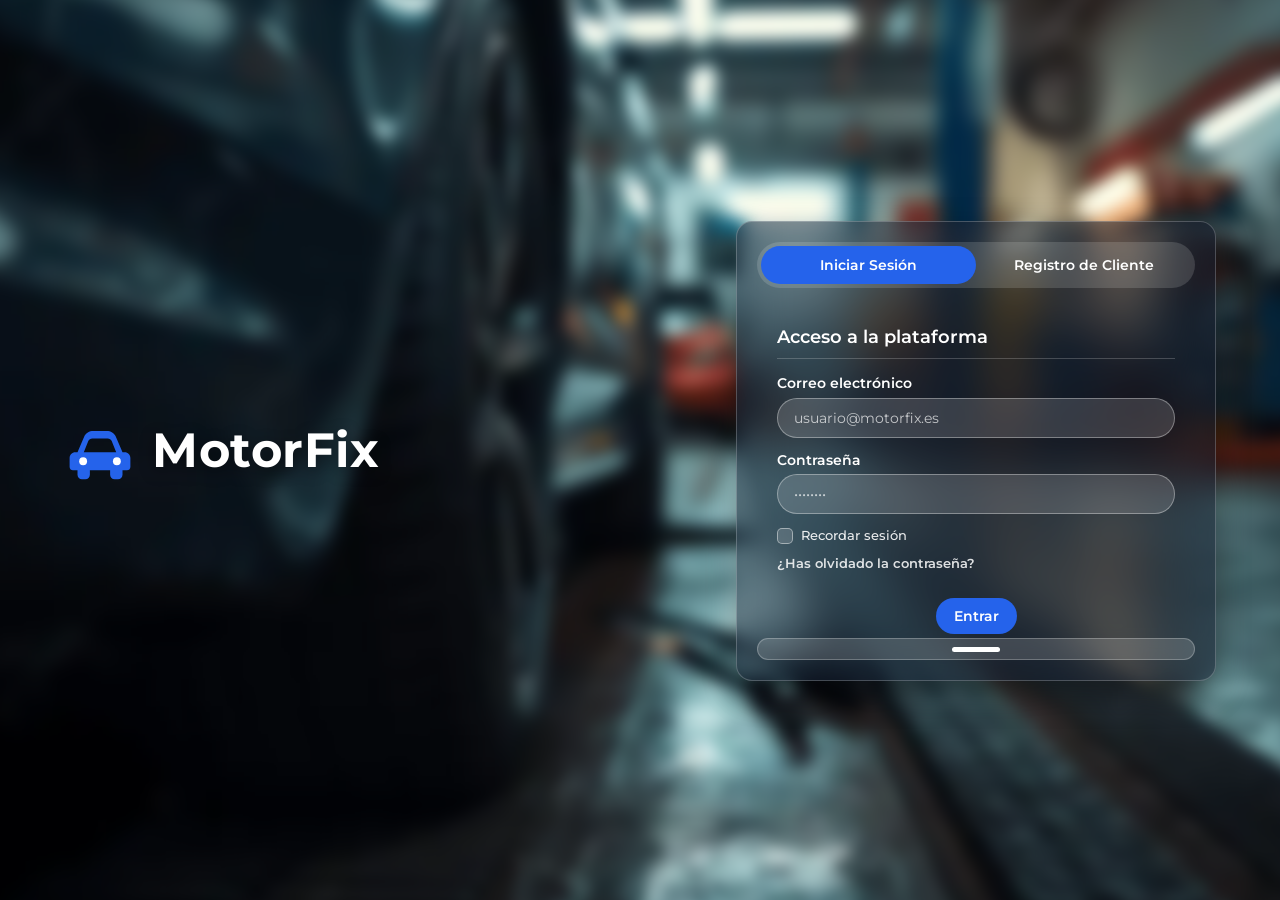
<file: frontend/index.html>
<!DOCTYPE html>
<html lang="es">
<head>
    <meta charset="UTF-8">
    <meta name="viewport" content="width=device-width, initial-scale=1.0">
    <title>MotorFix - Acceso</title>
    <link rel="icon" type="image/svg+xml" href="../res/public/car.svg">
    <link rel="stylesheet" href="css/style.css">
</head>
<body class="auth-body">
    <main class="auth-layout">
        <a href="landing.html" class="auth-brand landing-brand-link">
            <img src="../res/public/car.svg" alt="MotorFix Icono" class="brand-logo">
            <span class="brand-title">MotorFix</span>
        </a>

        <div id="authSlot" class="auth-slot">
            <div class="auth-wrapper">
                <div id="mensajeAlerta" class="alert"></div>

            <div class="tabs">
                <button type="button" id="tabLogin" class="tab-btn active">Iniciar Sesión</button>
                <button type="button" id="tabRegistro" class="tab-btn">Registro de Cliente</button>
            </div>

            <div class="auth-slider">
                <div id="authTrack" class="auth-track">
                    <section id="seccionLogin" class="card">
                        <h2>Acceso a la plataforma</h2>
                        <form id="formLogin">
                            <div class="form-group">
                                <label for="loginEmail">Correo electrónico</label>
                                <input type="email" id="loginEmail" name="email" required placeholder="usuario@motorfix.es">
                            </div>
                            <div class="form-group">
                                <label for="loginPassword">Contraseña</label>
                                <input type="password" id="loginPassword" name="password" required placeholder="••••••••">
                            </div>
                            <div class="auth-options">
                                <label class="auth-check">
                                    <input type="checkbox" id="loginRecordar" name="recordar">
                                    <span>Recordar sesión</span>
                                </label>
                                <a href="#" id="linkOlvidoPassword" class="auth-link">¿Has olvidado la contraseña?</a>
                            </div>
                            <div class="actions-row">
                                <button type="submit" class="btn">Entrar</button>
                            </div>
                        </form>
                    </section>

                    <section id="seccionRegistro" class="card">
                        <h2>Alta de nuevo cliente</h2>
                        <form id="formRegistro">
                            <div class="form-group">
                                <label for="regUsername">Nombre de usuario</label>
                                <input type="text" id="regUsername" name="username" required>
                            </div>
                            <div class="form-group">
                                <label for="regEmail">Correo electrónico</label>
                                <input type="email" id="regEmail" name="email" required>
                            </div>
                            <div class="form-group">
                                <label for="regPassword">Contraseña</label>
                                <input type="password" id="regPassword" name="password" required>
                            </div>
                            <div class="form-grid">
                                <div class="form-group">
                                    <label for="regDni">DNI</label>
                                    <input type="text" id="regDni" name="dni" required>
                                </div>
                                <div class="form-group">
                                    <label for="regTelefono">Teléfono</label>
                                    <input type="text" id="regTelefono" name="telefono" required>
                                </div>
                            </div>
                            <div class="form-grid">
                                <div class="form-group">
                                    <label for="regNombre">Nombre</label>
                                    <input type="text" id="regNombre" name="nombre" required>
                                </div>
                                <div class="form-group">
                                    <label for="regApellidos">Apellidos</label>
                                    <input type="text" id="regApellidos" name="apellidos" required>
                                </div>
                            </div>
                            <div class="form-group">
                                <label for="regDireccion">Dirección</label>
                                <input type="text" id="regDireccion" name="direccion">
                            </div>
                            <div class="auth-options">
                                <label class="auth-check">
                                    <input type="checkbox" id="regTerminos" name="terminos" required>
                                    <span>Acepto los <a href="#" id="linkTerminos" class="auth-link">términos y condiciones</a> y la <a href="#" id="linkPrivacidad" class="auth-link">política de privacidad</a></span>
                                </label>
                            </div>
                            <div class="actions-row">
                                <button type="submit" class="btn">Registrarse</button>
                            </div>
                        </form>
                    </section>
                </div>
            </div>
            <div id="barraTirador" class="shutter-handle">
                <span class="shutter-grip"></span>
            </div>
        </div>
        </div>
    </main>

    <script src="js/main.js"></script>
    <script src="js/auth.js"></script>
</body>
</html>
</file>
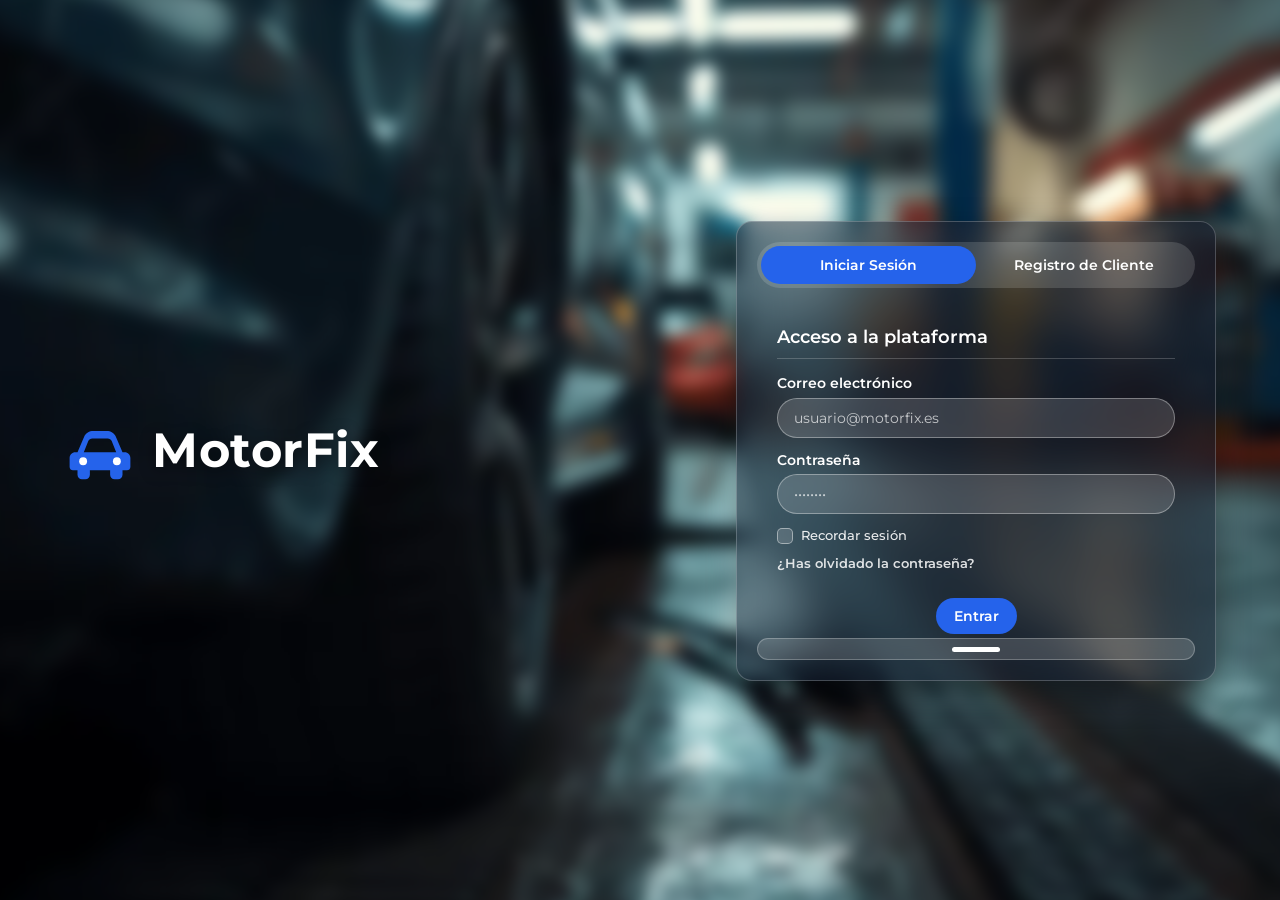
<file: frontend/cliente.html>
<!DOCTYPE html>
<html lang="es">
<head>
    <meta charset="UTF-8">
    <meta name="viewport" content="width=device-width, initial-scale=1.0">
    <title>MotorFix - Panel de Cliente</title>
    <link rel="icon" type="image/svg+xml" href="../res/public/car.svg">
    <link rel="stylesheet" href="css/style.css">
</head>
<body class="cliente-body">
    <header class="cliente-header">
        <a href="landing.html" class="auth-brand landing-brand-link">
            <img src="../res/public/car.svg" alt="MotorFix Icono" class="brand-logo">
            <span class="brand-title">MotorFix</span>
        </a>
        <div class="user-menu" id="userMenu">
            <button type="button" id="btnUserMenu" class="user-avatar-btn" aria-label="Menú de usuario" aria-expanded="false">
                <svg viewBox="0 0 24 24">
                    <path d="M20 21v-2a4 4 0 0 0-4-4H8a4 4 0 0 0-4 4v2"></path>
                    <circle cx="12" cy="7" r="4"></circle>
                </svg>
            </button>
            <div id="userDropdown" class="user-dropdown">
                <div class="user-dropdown-header">
                    <span id="nombreUsuarioActivo" class="user-dropdown-name">Cliente</span>
                    <span class="user-dropdown-role">Panel de Cliente</span>
                </div>
                <div class="user-dropdown-list">
                    <button type="button" id="btnAbrirConfigUsuario" class="user-dropdown-item">
                        <svg viewBox="0 0 24 24">
                            <circle cx="12" cy="12" r="3"></circle>
                            <path d="M19.4 15a1.65 1.65 0 0 0 .33 1.82l.06.06a2 2 0 0 1 0 2.83 2 2 0 0 1-2.83 0l-.06-.06a1.65 1.65 0 0 0-1.82-.33 1.65 1.65 0 0 0-1 1.51V21a2 2 0 0 1-2 2 2 2 0 0 1-2-2v-.09A1.65 1.65 0 0 0 9 19.4a1.65 1.65 0 0 0-1.82.33l-.06.06a2 2 0 0 1-2.83 0 2 2 0 0 1 0-2.83l.06-.06a1.65 1.65 0 0 0 .33-1.82 1.65 1.65 0 0 0-1.51-1H3a2 2 0 0 1-2-2 2 2 0 0 1 2-2h.09A1.65 1.65 0 0 0 4.6 9a1.65 1.65 0 0 0-.33-1.82l-.06-.06a2 2 0 0 1 0-2.83 2 2 0 0 1 2.83 0l.06.06a1.65 1.65 0 0 0 1.82.33H9a1.65 1.65 0 0 0 1-1.51V3a2 2 0 0 1 2-2 2 2 0 0 1 2 2v.09a1.65 1.65 0 0 0 1 1.51 1.65 1.65 0 0 0 1.82-.33l.06-.06a2 2 0 0 1 2.83 0 2 2 0 0 1 0 2.83l-.06.06a1.65 1.65 0 0 0-.33 1.82V9a1.65 1.65 0 0 0 1.51 1H21a2 2 0 0 1 2 2 2 2 0 0 1-2 2h-.09a1.65 1.65 0 0 0-1.51 1z"></path>
                        </svg>
                        <span>Configuración de usuario</span>
                    </button>
                    <div class="user-dropdown-divider"></div>
                    <button type="button" id="btnLogout" class="user-dropdown-item user-dropdown-danger">
                        <svg viewBox="0 0 24 24">
                            <path d="M9 21H5a2 2 0 0 1-2-2V5a2 2 0 0 1 2-2h4"></path>
                            <polyline points="16 17 21 12 16 7"></polyline>
                            <line x1="21" y1="12" x2="9" y2="12"></line>
                        </svg>
                        <span>Cerrar Sesión</span>
                    </button>
                </div>
            </div>
        </div>
    </header>

    <main class="cliente-layout">

        <div id="clienteSlot" class="cliente-slot">
            <div class="auth-wrapper cliente-wrapper">
                <div id="mensajeAlerta" class="alert"></div>

                <div class="tabs tabs-4" id="tabsCliente">
                    <button type="button" class="tab-btn active" data-index="0">Mis Vehículos</button>
                    <button type="button" class="tab-btn" data-index="1">Solicitar Cita</button>
                    <button type="button" class="tab-btn" data-index="2">Mis Citas</button>
                    <button type="button" class="tab-btn" data-index="3">Mis Facturas</button>
                </div>

                <div class="auth-slider" id="clienteSlider">
                    <div id="clienteTrack" class="cliente-track">
                        <section class="card cliente-seccion">
                            <h2>Mis Vehículos</h2>
                            <form id="formVehiculo">
                                <input type="hidden" id="idVehiculo" name="id_vehiculo">
                                <div class="form-grid">
                                    <div class="form-group">
                                        <label for="matricula">Matrícula</label>
                                        <input type="text" id="matricula" name="matricula" required placeholder="1234ABC">
                                    </div>
                                    <div class="form-group">
                                        <label for="marca">Marca</label>
                                        <input type="text" id="marca" name="marca" required placeholder="Seat">
                                    </div>
                                    <div class="form-group">
                                        <label for="modelo">Modelo</label>
                                        <input type="text" id="modelo" name="modelo" required placeholder="León">
                                    </div>
                                    <div class="form-group">
                                        <label for="anio">Año</label>
                                        <div class="year-control" id="yearControl">
                                            <input type="text" id="anio" name="anio" required maxlength="4" pattern="\d{4}" inputmode="numeric" placeholder="2026" readonly>
                                            <input type="date" id="anioDatePicker" class="hidden-date-picker" min="1886-01-01" max="2026-12-31" tabindex="-1">
                                            <button type="button" id="btnAbrirCalendarioAnio" class="control-step-btn" aria-label="Seleccionar año">
                                                <svg viewBox="0 0 24 24"><rect x="3" y="4" width="18" height="18" rx="2" ry="2"></rect><line x1="16" y1="2" x2="16" y2="6"></line><line x1="8" y1="2" x2="8" y2="6"></line><line x1="3" y1="10" x2="21" y2="10"></line></svg>
                                            </button>
                                            <div id="yearDropdown" class="year-dropdown">
                                                <div id="yearList" class="year-list"></div>
                                            </div>
                                        </div>
                                    </div>
                                    <div class="form-group">
                                        <label for="kilometraje">Kilometraje</label>
                                        <div class="km-control">
                                            <button type="button" id="btnKmBajar" class="control-step-btn" aria-label="Bajar kilometraje">
                                                <svg viewBox="0 0 24 24"><line x1="5" y1="12" x2="19" y2="12"></line></svg>
                                            </button>
                                            <input type="number" id="kilometraje" name="kilometraje" required min="0" step="1000" value="0">
                                            <button type="button" id="btnKmSubir" class="control-step-btn" aria-label="Subir kilometraje">
                                                <svg viewBox="0 0 24 24"><line x1="12" y1="5" x2="12" y2="19"></line><line x1="5" y1="12" x2="19" y2="12"></line></svg>
                                            </button>
                                        </div>
                                    </div>
                                </div>
                                <div class="actions-row">
                                    <button type="submit" id="btnGuardarVehiculo" class="btn">Guardar Vehículo</button>
                                    <button type="button" id="btnCancelarVehiculo" class="btn btn-secondary hidden">Cancelar</button>
                                </div>
                            </form>

                            <div class="table-wrapper" style="margin-top: 20px;">
                                <table>
                                    <thead>
                                        <tr>
                                            <th>Matrícula</th>
                                            <th>Marca</th>
                                            <th>Modelo</th>
                                            <th>Año</th>
                                            <th>Kilometraje</th>
                                            <th>Acciones</th>
                                        </tr>
                                    </thead>
                                    <tbody id="tablaVehiculos"></tbody>
                                </table>
                                <div id="emptyVehiculos" class="table-empty">Sin vehículos cargados.</div>
                            </div>
                        </section>

                        <section class="card cliente-seccion">
                            <h2>Solicitar Cita Previa</h2>
                            <form id="formCita">
                                <div class="form-grid">
                                    <div class="form-group">
                                        <label for="citaVehiculo">Vehículo</label>
                                        <select id="citaVehiculo" name="id_vehiculo" required>
                                            <option value="">Seleccione un vehículo</option>
                                        </select>
                                    </div>
                                    <div class="form-group">
                                        <label for="fechaCitaDisplay">Fecha y Hora Deseada</label>
                                        <div class="datetime-control" id="datetimeControl">
                                            <input type="text" id="fechaCitaDisplay" placeholder="Seleccione fecha y hora" readonly required>
                                            <input type="hidden" id="fechaCita" name="fecha_cita" required>
                                            <button type="button" id="btnAbrirCalendarioCita" class="control-step-btn" aria-label="Seleccionar fecha y hora">
                                                <svg viewBox="0 0 24 24"><rect x="3" y="4" width="18" height="18" rx="2" ry="2"></rect><line x1="16" y1="2" x2="16" y2="6"></line><line x1="8" y1="2" x2="8" y2="6"></line><line x1="3" y1="10" x2="21" y2="10"></line></svg>
                                            </button>
                                            <div id="datetimeDropdown" class="datetime-dropdown">
                                                <div class="calendar-header">
                                                    <button type="button" id="calPrevMes" class="control-step-btn" aria-label="Mes anterior">
                                                        <svg viewBox="0 0 24 24"><polyline points="15 18 9 12 15 6"></polyline></svg>
                                                    </button>
                                                    <span id="calTituloMes" class="calendar-title"></span>
                                                    <button type="button" id="calNextMes" class="control-step-btn" aria-label="Mes siguiente">
                                                        <svg viewBox="0 0 24 24"><polyline points="9 18 15 12 9 6"></polyline></svg>
                                                    </button>
                                                </div>
                                                <div class="calendar-weekdays">
                                                    <span>L</span><span>M</span><span>X</span><span>J</span><span>V</span><span>S</span><span>D</span>
                                                </div>
                                                <div id="calDiasGrid" class="calendar-days"></div>
                                                <div class="calendar-time-row">
                                                    <span class="calendar-time-label">Hora:</span>
                                                    <div id="calHorasList" class="calendar-hours-list"></div>
                                                </div>
                                            </div>
                                        </div>
                                    </div>
                                </div>
                                <div class="form-group">
                                    <label for="motivoCita">Motivo / Avería</label>
                                    <textarea id="motivoCita" name="motivo" rows="2" required placeholder="Describa brevemente la revisión o avería"></textarea>
                                </div>
                                <div class="actions-row">
                                    <button type="submit" class="btn">Solicitar Cita</button>
                                </div>
                            </form>
                        </section>

                        <section class="card cliente-seccion">
                            <h2>Estado de Mis Citas y Reparaciones</h2>
                            <div class="table-wrapper">
                                <table>
                                    <thead>
                                        <tr>
                                            <th>ID</th>
                                            <th>Vehículo</th>
                                            <th>Fecha Cita</th>
                                            <th>Motivo</th>
                                            <th>Estado</th>
                                            <th>Horas</th>
                                            <th>Materiales</th>
                                        </tr>
                                    </thead>
                                    <tbody id="tablaCitas"></tbody>
                                </table>
                                <div id="emptyCitas" class="table-empty">Sin citas registradas.</div>
                            </div>
                        </section>

                        <section class="card cliente-seccion">
                            <h2>Mis Facturas</h2>
                            <div class="table-wrapper">
                                <table>
                                    <thead>
                                        <tr>
                                            <th>Nº Factura</th>
                                            <th>Fecha Emisión</th>
                                            <th>Mano de Obra</th>
                                            <th>Repuestos</th>
                                            <th>Subtotal</th>
                                            <th>IVA (21%)</th>
                                            <th>Total</th>
                                            <th>Estado</th>
                                        </tr>
                                    </thead>
                                    <tbody id="tablaFacturas"></tbody>
                                </table>
                                <div id="emptyFacturas" class="table-empty">Sin facturas disponibles.</div>
                            </div>
                        </section>
                    </div>
                </div>
            </div>
        </div>
    </main>

    <div id="modalConfigUsuario" class="modal-overlay" aria-hidden="true">
        <div class="auth-wrapper modal-glass" role="dialog" aria-modal="true" aria-labelledby="tituloModalConfig">
            <div class="modal-header">
                <h2 id="tituloModalConfig">Configuración de Usuario</h2>
                <button type="button" id="btnCerrarModalConfig" class="control-step-btn" aria-label="Cerrar configuración">
                    <svg viewBox="0 0 24 24">
                        <line x1="18" y1="6" x2="6" y2="18"></line>
                        <line x1="6" y1="6" x2="18" y2="18"></line>
                    </svg>
                </button>
            </div>
            <form id="formConfigUsuario">
                <div class="form-grid">
                    <div class="form-group">
                        <label for="cfgUsername">Nombre de usuario</label>
                        <input type="text" id="cfgUsername" name="username" required placeholder="usuario_cliente">
                    </div>
                    <div class="form-group">
                        <label for="cfgEmail">Correo electrónico</label>
                        <input type="email" id="cfgEmail" name="email" required placeholder="cliente@motorfix.es">
                    </div>
                </div>
                <div class="form-grid">
                    <div class="form-group">
                        <label for="cfgNombre">Nombre</label>
                        <input type="text" id="cfgNombre" name="nombre" required placeholder="Nombre">
                    </div>
                    <div class="form-group">
                        <label for="cfgApellidos">Apellidos</label>
                        <input type="text" id="cfgApellidos" name="apellidos" required placeholder="Apellidos">
                    </div>
                </div>
                <div class="form-grid">
                    <div class="form-group">
                        <label for="cfgDni">DNI</label>
                        <input type="text" id="cfgDni" name="dni" required placeholder="12345678A">
                    </div>
                    <div class="form-group">
                        <label for="cfgTelefono">Teléfono</label>
                        <input type="text" id="cfgTelefono" name="telefono" required placeholder="600112233">
                    </div>
                </div>
                <div class="form-group">
                    <label for="cfgDireccion">Dirección</label>
                    <input type="text" id="cfgDireccion" name="direccion" placeholder="Calle, número, localidad">
                </div>
                <div class="form-group">
                    <label for="cfgPassword">Nueva contraseña (opcional)</label>
                    <input type="password" id="cfgPassword" name="password" placeholder="Dejar en blanco para mantener la actual">
                </div>
                <div class="actions-row">
                    <button type="submit" class="btn">Guardar Cambios</button>
                    <button type="button" id="btnCancelarModalConfig" class="btn btn-secondary">Cancelar</button>
                </div>
            </form>
        </div>
    </div>

    <script src="js/main.js"></script>
    <script src="js/cliente.js"></script>
</body>
</html>
</file>
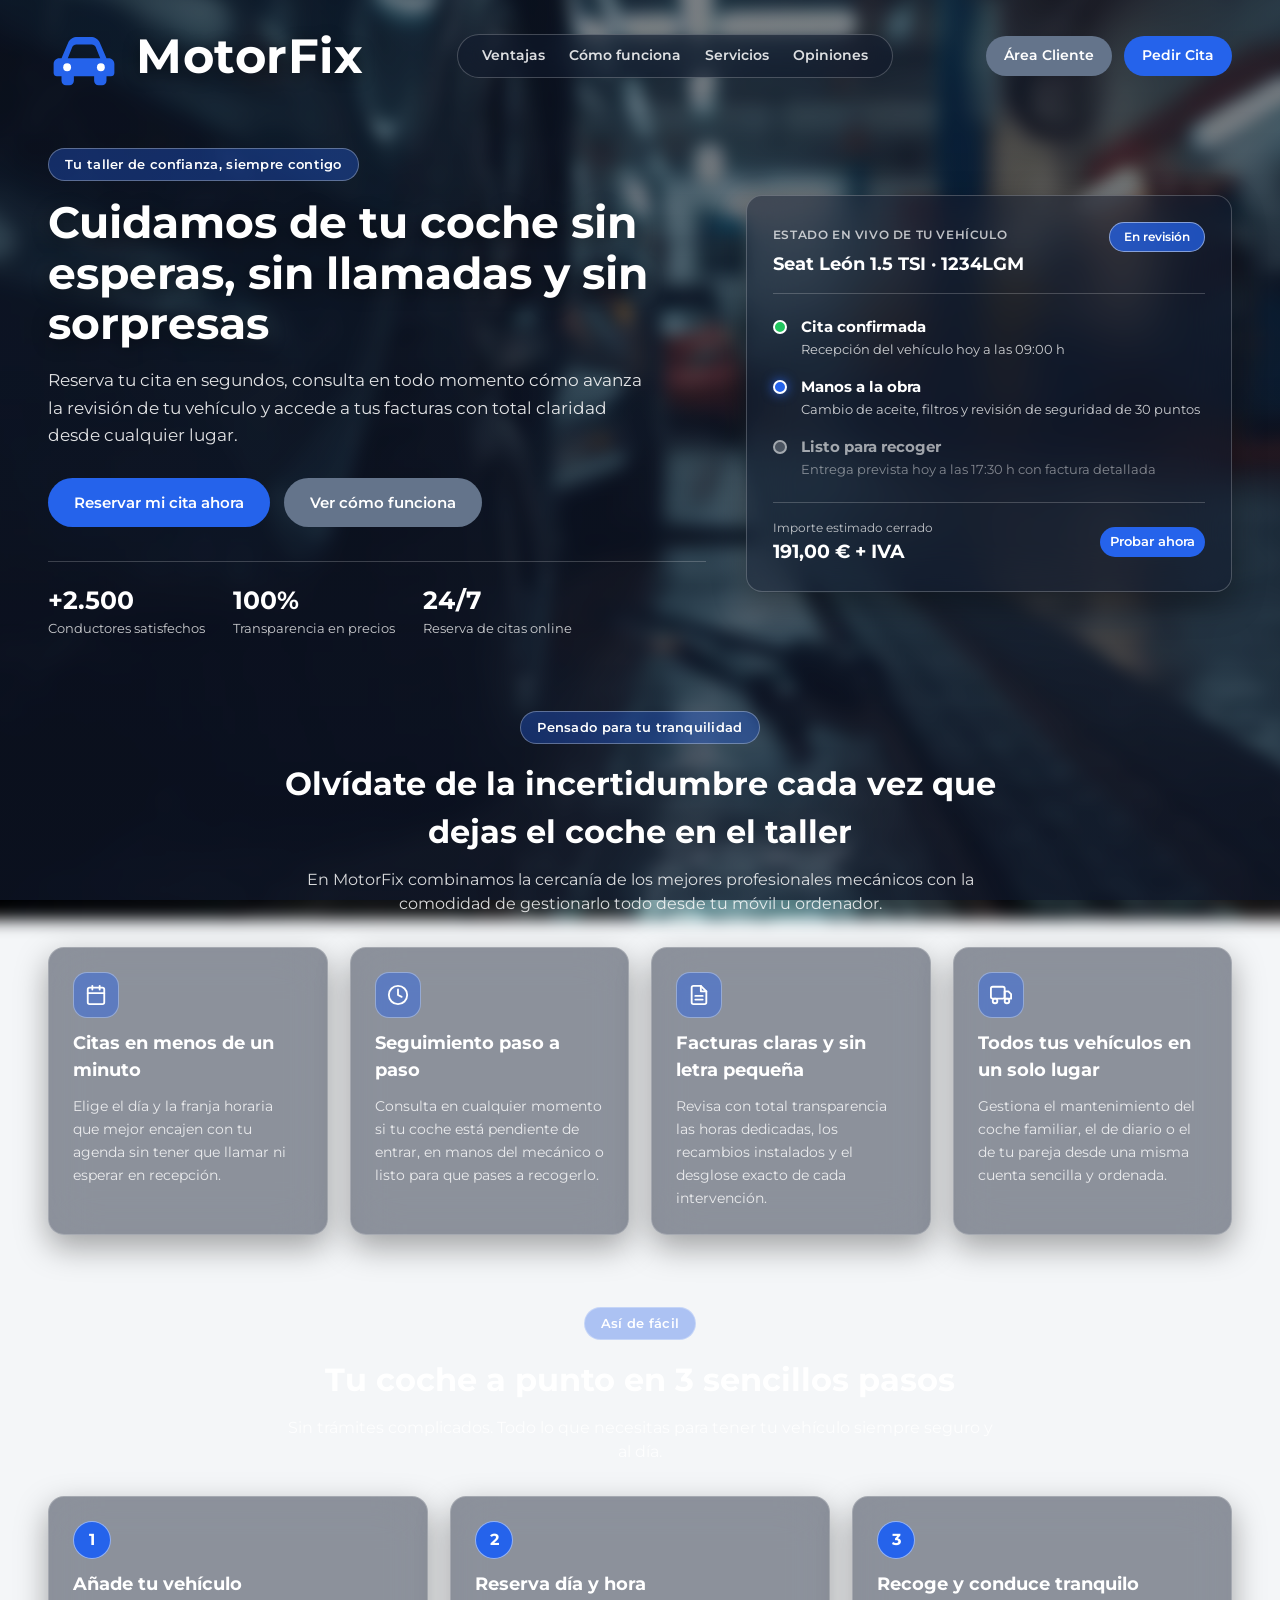
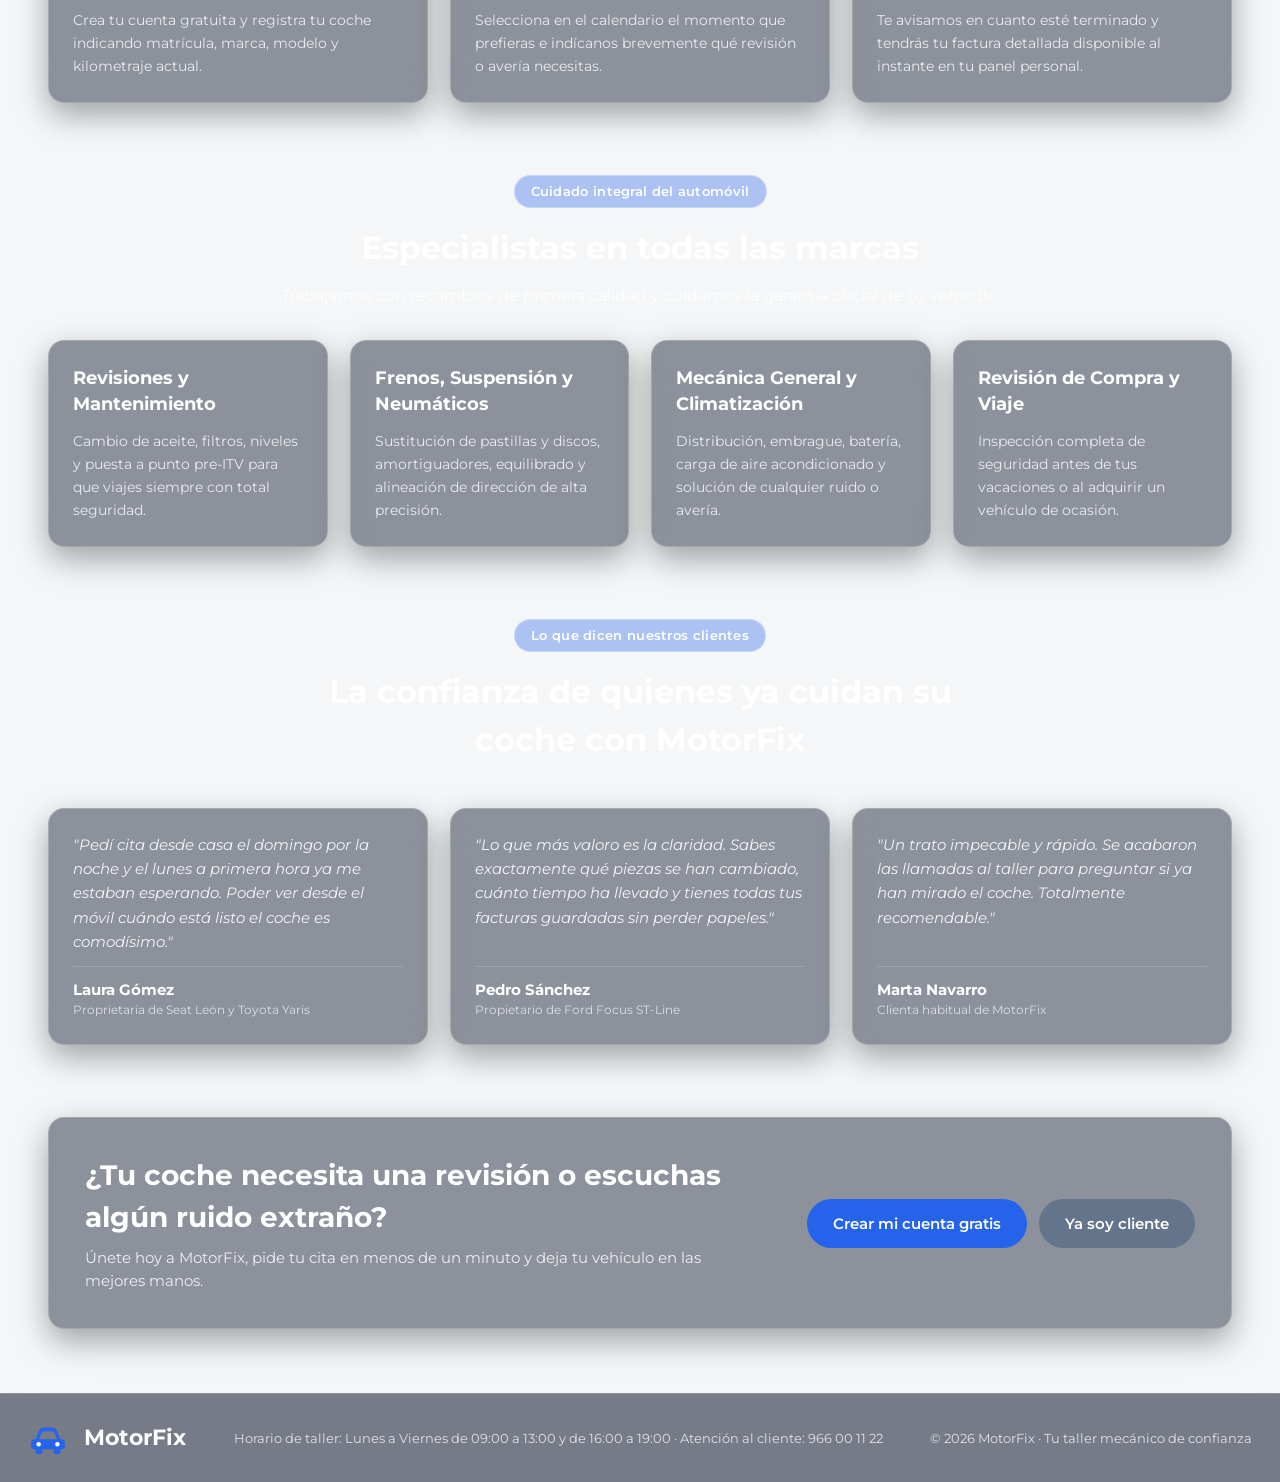
<file: frontend/landing.html>
<!DOCTYPE html>
<html lang="es">
<head>
    <meta charset="UTF-8">
    <meta name="viewport" content="width=device-width, initial-scale=1.0">
    <title>MotorFix - Tu Taller de Confianza Online</title>
    <link rel="icon" type="image/svg+xml" href="../res/public/car.svg">
    <link rel="stylesheet" href="css/style.css">
</head>
<body class="landing-body">
    <header class="landing-navbar">
        <a href="landing.html" class="auth-brand landing-brand-link">
            <img src="../res/public/car.svg" alt="MotorFix Icono" class="brand-logo">
            <span class="brand-title">MotorFix</span>
        </a>
        <nav class="landing-nav-links">
            <a href="#ventajas" class="landing-nav-link">Ventajas</a>
            <a href="#como-funciona" class="landing-nav-link">Cómo funciona</a>
            <a href="#servicios" class="landing-nav-link">Servicios</a>
            <a href="#opiniones" class="landing-nav-link">Opiniones</a>
        </nav>
        <div class="landing-nav-actions">
            <a href="index.html" class="btn btn-secondary landing-btn-pill">Área Cliente</a>
            <a href="index.html" class="btn landing-btn-pill">Pedir Cita</a>
        </div>
    </header>

    <main class="landing-main">
        <section class="landing-hero">
            <div class="landing-hero-copy">
                <span class="landing-pill-badge">Tu taller de confianza, siempre contigo</span>
                <h1 class="landing-hero-title">Cuidamos de tu coche sin esperas, sin llamadas y sin sorpresas</h1>
                <p class="landing-hero-subtitle">
                    Reserva tu cita en segundos, consulta en todo momento cómo avanza la revisión de tu vehículo y accede a tus facturas con total claridad desde cualquier lugar.
                </p>
                <div class="landing-hero-cta">
                    <a href="index.html" class="btn landing-btn-pill landing-btn-lg">Reservar mi cita ahora</a>
                    <a href="#como-funciona" class="btn btn-secondary landing-btn-pill landing-btn-lg">Ver cómo funciona</a>
                </div>
                <div class="landing-stats-row">
                    <div class="landing-stat-item">
                        <span class="landing-stat-number">+2.500</span>
                        <span class="landing-stat-label">Conductores satisfechos</span>
                    </div>
                    <div class="landing-stat-item">
                        <span class="landing-stat-number">100%</span>
                        <span class="landing-stat-label">Transparencia en precios</span>
                    </div>
                    <div class="landing-stat-item">
                        <span class="landing-stat-number">24/7</span>
                        <span class="landing-stat-label">Reserva de citas online</span>
                    </div>
                </div>
            </div>

            <div class="auth-wrapper landing-preview-card">
                <div class="landing-preview-top">
                    <div>
                        <span class="landing-preview-tag">Estado en vivo de tu vehículo</span>
                        <h3 class="landing-preview-car">Seat León 1.5 TSI · 1234LGM</h3>
                    </div>
                    <span class="landing-status-pill">En revisión</span>
                </div>
                <div class="landing-timeline">
                    <div class="landing-step done">
                        <span class="landing-step-dot"></span>
                        <div>
                            <strong>Cita confirmada</strong>
                            <p>Recepción del vehículo hoy a las 09:00 h</p>
                        </div>
                    </div>
                    <div class="landing-step active">
                        <span class="landing-step-dot"></span>
                        <div>
                            <strong>Manos a la obra</strong>
                            <p>Cambio de aceite, filtros y revisión de seguridad de 30 puntos</p>
                        </div>
                    </div>
                    <div class="landing-step">
                        <span class="landing-step-dot"></span>
                        <div>
                            <strong>Listo para recoger</strong>
                            <p>Entrega prevista hoy a las 17:30 h con factura detallada</p>
                        </div>
                    </div>
                </div>
                <div class="landing-preview-footer">
                    <div>
                        <span class="landing-preview-label">Importe estimado cerrado</span>
                        <strong class="landing-preview-price">191,00 € + IVA</strong>
                    </div>
                    <a href="index.html" class="btn landing-btn-pill btn-sm">Probar ahora</a>
                </div>
            </div>
        </section>

        <section id="ventajas" class="landing-section">
            <div class="landing-section-header">
                <span class="landing-pill-badge">Pensado para tu tranquilidad</span>
                <h2>Olvídate de la incertidumbre cada vez que dejas el coche en el taller</h2>
                <p>En MotorFix combinamos la cercanía de los mejores profesionales mecánicos con la comodidad de gestionarlo todo desde tu móvil u ordenador.</p>
            </div>

            <div class="landing-cards-grid">
                <article class="auth-wrapper landing-feature-card">
                    <div class="landing-icon-box">
                        <svg viewBox="0 0 24 24">
                            <rect x="3" y="4" width="18" height="18" rx="2" ry="2"></rect>
                            <line x1="16" y1="2" x2="16" y2="6"></line>
                            <line x1="8" y1="2" x2="8" y2="6"></line>
                            <line x1="3" y1="10" x2="21" y2="10"></line>
                        </svg>
                    </div>
                    <h3>Citas en menos de un minuto</h3>
                    <p>Elige el día y la franja horaria que mejor encajen con tu agenda sin tener que llamar ni esperar en recepción.</p>
                </article>

                <article class="auth-wrapper landing-feature-card">
                    <div class="landing-icon-box">
                        <svg viewBox="0 0 24 24">
                            <circle cx="12" cy="12" r="10"></circle>
                            <polyline points="12 6 12 12 16 14"></polyline>
                        </svg>
                    </div>
                    <h3>Seguimiento paso a paso</h3>
                    <p>Consulta en cualquier momento si tu coche está pendiente de entrar, en manos del mecánico o listo para que pases a recogerlo.</p>
                </article>

                <article class="auth-wrapper landing-feature-card">
                    <div class="landing-icon-box">
                        <svg viewBox="0 0 24 24">
                            <path d="M14 2H6a2 2 0 0 0-2 2v16a2 2 0 0 0 2 2h12a2 2 0 0 0 2-2V8z"></path>
                            <polyline points="14 2 14 8 20 8"></polyline>
                            <line x1="16" y1="13" x2="8" y2="13"></line>
                            <line x1="16" y1="17" x2="8" y2="17"></line>
                        </svg>
                    </div>
                    <h3>Facturas claras y sin letra pequeña</h3>
                    <p>Revisa con total transparencia las horas dedicadas, los recambios instalados y el desglose exacto de cada intervención.</p>
                </article>

                <article class="auth-wrapper landing-feature-card">
                    <div class="landing-icon-box">
                        <svg viewBox="0 0 24 24">
                            <rect x="1" y="3" width="15" height="13" rx="2"></rect>
                            <polygon points="16 8 20 8 23 11 23 16 16 16 16 8"></polygon>
                            <circle cx="5.5" cy="18.5" r="2.5"></circle>
                            <circle cx="18.5" cy="18.5" r="2.5"></circle>
                        </svg>
                    </div>
                    <h3>Todos tus vehículos en un solo lugar</h3>
                    <p>Gestiona el mantenimiento del coche familiar, el de diario o el de tu pareja desde una misma cuenta sencilla y ordenada.</p>
                </article>
            </div>
        </section>

        <section id="como-funciona" class="landing-section">
            <div class="landing-section-header">
                <span class="landing-pill-badge">Así de fácil</span>
                <h2>Tu coche a punto en 3 sencillos pasos</h2>
                <p>Sin trámites complicados. Todo lo que necesitas para tener tu vehículo siempre seguro y al día.</p>
            </div>

            <div class="landing-steps-grid">
                <div class="auth-wrapper landing-step-card">
                    <span class="landing-step-badge">1</span>
                    <h3>Añade tu vehículo</h3>
                    <p>Crea tu cuenta gratuita y registra tu coche indicando matrícula, marca, modelo y kilometraje actual.</p>
                </div>
                <div class="auth-wrapper landing-step-card">
                    <span class="landing-step-badge">2</span>
                    <h3>Reserva día y hora</h3>
                    <p>Selecciona en el calendario el momento que prefieras e indícanos brevemente qué revisión o avería necesitas.</p>
                </div>
                <div class="auth-wrapper landing-step-card">
                    <span class="landing-step-badge">3</span>
                    <h3>Recoge y conduce tranquilo</h3>
                    <p>Te avisamos en cuanto esté terminado y tendrás tu factura detallada disponible al instante en tu panel personal.</p>
                </div>
            </div>
        </section>

        <section id="servicios" class="landing-section">
            <div class="landing-section-header">
                <span class="landing-pill-badge">Cuidado integral del automóvil</span>
                <h2>Especialistas en todas las marcas</h2>
                <p>Trabajamos con recambios de primera calidad y cuidamos la garantía oficial de tu vehículo.</p>
            </div>

            <div class="landing-cards-grid">
                <div class="auth-wrapper landing-service-card">
                    <h3>Revisiones y Mantenimiento</h3>
                    <p>Cambio de aceite, filtros, niveles y puesta a punto pre-ITV para que viajes siempre con total seguridad.</p>
                </div>
                <div class="auth-wrapper landing-service-card">
                    <h3>Frenos, Suspensión y Neumáticos</h3>
                    <p>Sustitución de pastillas y discos, amortiguadores, equilibrado y alineación de dirección de alta precisión.</p>
                </div>
                <div class="auth-wrapper landing-service-card">
                    <h3>Mecánica General y Climatización</h3>
                    <p>Distribución, embrague, batería, carga de aire acondicionado y solución de cualquier ruido o avería.</p>
                </div>
                <div class="auth-wrapper landing-service-card">
                    <h3>Revisión de Compra y Viaje</h3>
                    <p>Inspección completa de seguridad antes de tus vacaciones o al adquirir un vehículo de ocasión.</p>
                </div>
            </div>
        </section>

        <section id="opiniones" class="landing-section">
            <div class="landing-section-header">
                <span class="landing-pill-badge">Lo que dicen nuestros clientes</span>
                <h2>La confianza de quienes ya cuidan su coche con MotorFix</h2>
            </div>

            <div class="landing-steps-grid">
                <blockquote class="auth-wrapper landing-quote-card">
                    <p>"Pedí cita desde casa el domingo por la noche y el lunes a primera hora ya me estaban esperando. Poder ver desde el móvil cuándo está listo el coche es comodísimo."</p>
                    <footer>
                        <strong>Laura Gómez</strong>
                        <span>Proprietaria de Seat León y Toyota Yaris</span>
                    </footer>
                </blockquote>
                <blockquote class="auth-wrapper landing-quote-card">
                    <p>"Lo que más valoro es la claridad. Sabes exactamente qué piezas se han cambiado, cuánto tiempo ha llevado y tienes todas tus facturas guardadas sin perder papeles."</p>
                    <footer>
                        <strong>Pedro Sánchez</strong>
                        <span>Propietario de Ford Focus ST-Line</span>
                    </footer>
                </blockquote>
                <blockquote class="auth-wrapper landing-quote-card">
                    <p>"Un trato impecable y rápido. Se acabaron las llamadas al taller para preguntar si ya han mirado el coche. Totalmente recomendable."</p>
                    <footer>
                        <strong>Marta Navarro</strong>
                        <span>Clienta habitual de MotorFix</span>
                    </footer>
                </blockquote>
            </div>
        </section>

        <section class="landing-cta-banner auth-wrapper">
            <div class="landing-cta-content">
                <h2>¿Tu coche necesita una revisión o escuchas algún ruido extraño?</h2>
                <p>Únete hoy a MotorFix, pide tu cita en menos de un minuto y deja tu vehículo en las mejores manos.</p>
            </div>
            <div class="landing-cta-buttons">
                <a href="index.html" class="btn landing-btn-pill landing-btn-lg">Crear mi cuenta gratis</a>
                <a href="index.html" class="btn btn-secondary landing-btn-pill landing-btn-lg">Ya soy cliente</a>
            </div>
        </section>
    </main>

    <footer class="landing-footer">
        <div class="landing-footer-inner">
            <div class="auth-brand">
                <img src="../res/public/car.svg" alt="MotorFix Icono" class="brand-logo landing-footer-logo">
                <span class="landing-footer-title">MotorFix</span>
            </div>
            <p class="landing-footer-info">Horario de taller: Lunes a Viernes de 09:00 a 13:00 y de 16:00 a 19:00 · Atención al cliente: 966 00 11 22</p>
            <span class="landing-footer-copy">© 2026 MotorFix · Tu taller mecánico de confianza</span>
        </div>
    </footer>
</body>
</html>
</file>
<file: frontend/css/style.css>
@import url('https://fonts.googleapis.com/css2?family=Montserrat:wght@400;500;600;700&display=swap');

* {
    box-sizing: border-box;
    margin: 0;
    padding: 0;
}

body {
    font-family: 'Montserrat', sans-serif;
    background-color: #f4f6f8;
    color: #222;
    line-height: 1.5;
    min-height: 100vh;
}

body.auth-body,
body.cliente-body,
body.landing-body {
    position: relative;
    overflow-x: hidden;
    color: #ffffff;
}

body.auth-body::before,
body.cliente-body::before,
body.landing-body::before {
    content: "";
    position: fixed;
    inset: -20px;
    background-size: cover;
    background-position: center;
    background-repeat: no-repeat;
    filter: blur(8px);
    z-index: -1;
}

body.auth-body::before,
body.landing-body::before {
    background-image: url('../../res/public/Fondo_login_register.webp');
}

body.cliente-body::before {
    background-image: url('../../res/public/Fondo_pantalla.avif');
}

.auth-layout {
    min-height: 100vh;
    max-width: 1200px;
    margin: 0 auto;
    padding: 32px 24px;
    display: flex;
    align-items: center;
    justify-content: space-between;
    gap: 40px;
}

.cliente-layout {
    max-width: 1100px;
    margin: -22px auto 0;
    padding: 0 24px 28px;
    display: flex;
    flex-direction: column;
    gap: 28px;
    position: relative;
    z-index: 10;
}

.cliente-header {
    width: 100%;
    padding: 14px 36px 0;
    display: flex;
    align-items: center;
    justify-content: space-between;
    gap: 16px;
    position: relative;
    z-index: 80;
    pointer-events: none;
}

.cliente-header .auth-brand,
.cliente-header .user-menu {
    pointer-events: auto;
}

.user-menu {
    position: relative;
}

.user-avatar-btn {
    width: 52px;
    height: 52px;
    border-radius: 50%;
    background: rgba(15, 23, 42, 0.45);
    backdrop-filter: blur(24px);
    -webkit-backdrop-filter: blur(24px);
    border: 1px solid rgba(255, 255, 255, 0.32);
    box-shadow: 0 8px 24px rgba(0, 0, 0, 0.35);
    color: #ffffff;
    display: flex;
    align-items: center;
    justify-content: center;
    cursor: pointer;
    transition: transform 0.25s cubic-bezier(0.22, 1, 0.36, 1), background-color 0.2s ease, border-color 0.2s ease, box-shadow 0.2s ease;
}

.user-avatar-btn:hover,
.user-menu.open .user-avatar-btn {
    transform: scale(1.06);
    border-color: #ffffff;
    background: rgba(37, 99, 235, 0.55);
    box-shadow: 0 0 18px rgba(37, 99, 235, 0.45);
}

.user-avatar-btn svg {
    width: 24px;
    height: 24px;
    fill: none;
    stroke: #ffffff;
    stroke-width: 2;
    stroke-linecap: round;
    stroke-linejoin: round;
    pointer-events: none;
}

.user-dropdown {
    position: absolute;
    top: calc(100% + 12px);
    right: 0;
    width: 256px;
    background: rgba(15, 23, 42, 0.62);
    backdrop-filter: blur(28px);
    -webkit-backdrop-filter: blur(28px);
    border: 1px solid rgba(255, 255, 255, 0.28);
    border-radius: 18px;
    box-shadow: 0 18px 40px rgba(0, 0, 0, 0.55);
    padding: 10px;
    opacity: 0;
    pointer-events: none;
    transform: scale(0.88);
    transform-origin: top right;
    transition: opacity 0.24s ease, transform 0.32s cubic-bezier(0.22, 1, 0.36, 1);
    z-index: 90;
}

.user-menu.open .user-dropdown {
    opacity: 1;
    pointer-events: auto;
    transform: scale(1);
}

.user-dropdown-header {
    display: flex;
    flex-direction: column;
    padding: 8px 12px 10px;
    border-bottom: 1px solid rgba(255, 255, 255, 0.16);
    margin-bottom: 6px;
}

.user-dropdown-name {
    font-size: 0.92rem;
    font-weight: 700;
    color: #ffffff;
}

.user-dropdown-role {
    font-size: 0.75rem;
    font-weight: 500;
    color: rgba(255, 255, 255, 0.68);
}

.user-dropdown-list {
    display: flex;
    flex-direction: column;
    gap: 4px;
}

.user-dropdown-item {
    width: 100%;
    display: flex;
    align-items: center;
    gap: 10px;
    padding: 9px 12px;
    border: none;
    border-radius: 12px;
    background: transparent;
    color: #ffffff;
    font-family: 'Montserrat', sans-serif;
    font-size: 0.84rem;
    font-weight: 600;
    text-align: left;
    cursor: pointer;
    transition: background-color 0.2s ease, transform 0.15s ease;
}

.user-dropdown-item:hover {
    background: rgba(255, 255, 255, 0.16);
}

.user-dropdown-item svg {
    width: 17px;
    height: 17px;
    flex-shrink: 0;
    fill: none;
    stroke: currentColor;
    stroke-width: 2;
    stroke-linecap: round;
    stroke-linejoin: round;
}

.user-dropdown-divider {
    height: 1px;
    background: rgba(255, 255, 255, 0.16);
    margin: 4px 6px;
}

.user-dropdown-danger {
    color: #fca5a5;
}

.user-dropdown-danger:hover {
    background: rgba(220, 38, 38, 0.28);
    color: #ffffff;
}

.modal-overlay {
    position: fixed;
    inset: 0;
    z-index: 200;
    display: flex;
    align-items: center;
    justify-content: center;
    padding: 24px;
    background: rgba(8, 13, 26, 0.58);
    backdrop-filter: blur(14px);
    -webkit-backdrop-filter: blur(14px);
    opacity: 0;
    pointer-events: none;
    transition: opacity 0.3s ease;
}

.modal-overlay.open {
    opacity: 1;
    pointer-events: auto;
}

.modal-glass {
    width: 100%;
    max-width: 560px;
    max-height: calc(100vh - 48px);
    overflow-y: auto;
    padding: 24px;
    border-radius: 20px;
    background: rgba(15, 23, 42, 0.58);
    backdrop-filter: blur(28px);
    -webkit-backdrop-filter: blur(28px);
    border: 1px solid rgba(255, 255, 255, 0.28);
    box-shadow: 0 24px 56px rgba(0, 0, 0, 0.6);
    transform: translateY(12px) scale(0.92);
    transition: transform 0.35s cubic-bezier(0.22, 1, 0.36, 1);
}

.modal-overlay.open .modal-glass {
    transform: translateY(0) scale(1);
}

.modal-header {
    display: flex;
    align-items: center;
    justify-content: space-between;
    gap: 12px;
    padding-bottom: 12px;
    margin-bottom: 18px;
    border-bottom: 1px solid rgba(255, 255, 255, 0.2);
}

.modal-header h2 {
    font-size: 1.15rem;
    font-weight: 700;
    color: #ffffff;
    margin: 0;
}

.auth-brand {
    display: flex;
    align-items: center;
    gap: 16px;
}

.brand-logo {
    width: 72px;
    height: 72px;
}

.brand-title {
    font-size: 3rem;
    font-weight: 700;
    color: #ffffff;
    letter-spacing: 0.5px;
    text-shadow: 0 4px 16px rgba(0, 0, 0, 0.45);
}

.auth-slot {
    width: 100%;
    max-width: 480px;
    display: flex;
    align-items: flex-start;
    transition: height 0.3s ease;
}

.cliente-slot {
    width: 100%;
    display: flex;
    align-items: flex-start;
    transition: height 0.3s ease;
}

.auth-wrapper {
    width: 100%;
    padding: 20px;
    border-radius: 16px;
    background: rgba(15, 23, 42, 0.45);
    backdrop-filter: blur(24px);
    -webkit-backdrop-filter: blur(24px);
    border: 1px solid rgba(255, 255, 255, 0.22);
    box-shadow: 0 12px 32px rgba(0, 0, 0, 0.35);
}

.topbar {
    background-color: #1e293b;
    color: #fff;
    padding: 14px 24px;
    display: flex;
    justify-content: space-between;
    align-items: center;
}

.topbar h1 {
    font-size: 1.25rem;
    font-weight: 700;
}

.topbar-info {
    display: flex;
    align-items: center;
    gap: 12px;
    font-size: 0.95rem;
    font-weight: 600;
    color: #ffffff;
}

.topbar-info .btn {
    border-radius: 999px;
}

.container {
    max-width: 1100px;
    margin: 24px auto;
    padding: 0 16px;
}

.card {
    background: #fff;
    border: 1px solid #dde2e7;
    border-radius: 6px;
    padding: 20px;
    margin-bottom: 20px;
}

.card h2 {
    font-size: 1.1rem;
    font-weight: 600;
    margin-bottom: 14px;
    padding-bottom: 8px;
    border-bottom: 1px solid #eaeef2;
}

.tabs {
    position: relative;
    display: flex;
    background: rgba(255, 255, 255, 0.14);
    padding: 4px;
    border-radius: 999px;
    margin-bottom: 16px;
    overflow: hidden;
}

.tabs::before {
    content: "";
    position: absolute;
    top: 4px;
    bottom: 4px;
    left: 4px;
    width: calc(50% - 4px);
    background: #2563eb;
    border-radius: 999px;
    z-index: 0;
    transform: translateX(0);
    transition: transform 0.35s ease;
}

.tabs.registro-active::before {
    transform: translateX(100%);
}

.tabs.tabs-4 {
    user-select: none;
    touch-action: none;
}

.tabs.tabs-4 .tab-btn {
    cursor: grab;
}

.tabs.tabs-4.dragging-tab,
.tabs.tabs-4.dragging-tab .tab-btn {
    cursor: grabbing;
}

.tabs.tabs-4::before {
    width: calc(25% - 2px);
    transform: translateX(calc(var(--tab-index, 0) * 100%));
}

.tabs.tabs-4.dragging-tab::before {
    transition: none;
}

.tab-btn {
    position: relative;
    z-index: 1;
    flex: 1;
    padding: 10px;
    font-family: 'Montserrat', sans-serif;
    font-weight: 600;
    font-size: 0.9rem;
    background: transparent;
    border: none;
    border-radius: 999px;
    cursor: pointer;
    color: #ffffff;
    transition: color 0.35s ease;
}

.tab-btn.active {
    color: #ffffff;
}

.auth-slider {
    overflow: hidden;
    width: 100%;
    transition: height 0.28s ease;
}

.auth-slider.year-open {
    overflow-x: clip;
    overflow-y: visible;
}

.auth-slider.dragging {
    transition: none;
}

.auth-track {
    display: flex;
    width: 200%;
    align-items: flex-start;
    transform: translateX(0);
    transition: transform 0.3s ease;
}

.auth-track.registro-active {
    transform: translateX(-50%);
}

.cliente-track {
    display: flex;
    width: 400%;
    align-items: flex-start;
    transform: translateX(0);
    transition: transform 0.3s ease;
}

.auth-track > .card,
.cliente-track > .card {
    flex-shrink: 0;
    margin-bottom: 0;
    padding-bottom: 6px;
    background: transparent;
    border: none;
    color: #ffffff;
}

.auth-track > .card {
    width: 50%;
}

.cliente-track > .card {
    width: 25%;
    min-height: var(--slider-min-height, 0px);
    display: flex;
    flex-direction: column;
}

.auth-track > .card h2,
.cliente-track > .card h2 {
    color: #ffffff;
    border-bottom: 1px solid rgba(255, 255, 255, 0.2);
}

.auth-wrapper .form-group label {
    color: #ffffff;
}

.auth-wrapper .form-group input,
.auth-wrapper .form-group select,
.auth-wrapper .form-group textarea {
    border-radius: 999px;
    background: rgba(255, 255, 255, 0.15);
    border: 1px solid rgba(255, 255, 255, 0.35);
    color: #ffffff;
    padding: 10px 16px;
}

.auth-wrapper .form-group select option {
    background: #1e293b;
    color: #ffffff;
}

.auth-wrapper .form-group input::placeholder,
.auth-wrapper .form-group textarea::placeholder {
    color: rgba(255, 255, 255, 0.7);
}

.auth-wrapper .form-group input:focus,
.auth-wrapper .form-group select:focus,
.auth-wrapper .form-group textarea:focus {
    border-color: #ffffff;
    background: rgba(255, 255, 255, 0.22);
}

.km-control,
.year-control,
.datetime-control {
    position: relative;
    display: flex;
    align-items: center;
    background: rgba(255, 255, 255, 0.15);
    border: 1px solid rgba(255, 255, 255, 0.35);
    border-radius: 999px;
    padding: 3px;
    transition: border-color 0.25s ease, background-color 0.25s ease, transform 0.35s cubic-bezier(0.22, 1, 0.36, 1), box-shadow 0.35s ease;
}

.year-control.open,
.datetime-control.open {
    transform: scale(1.04);
    z-index: 60;
    border-color: #ffffff;
    box-shadow: 0 12px 28px rgba(0, 0, 0, 0.45);
}

.km-control:focus-within,
.year-control:focus-within,
.datetime-control:focus-within {
    border-color: #ffffff;
    background: rgba(255, 255, 255, 0.22);
}

.km-control input,
.year-control input[type="text"],
.datetime-control input[type="text"] {
    flex: 1;
    width: 100%;
    min-width: 0;
    border: none !important;
    background: transparent !important;
    text-align: center;
    padding: 7px 8px !important;
    color: #ffffff;
    font-weight: 600;
}

.year-control input[type="text"],
.datetime-control input[type="text"] {
    text-align: left;
    padding-left: 14px !important;
    cursor: pointer;
}

.km-control input::-webkit-outer-spin-button,
.km-control input::-webkit-inner-spin-button {
    -webkit-appearance: none;
    margin: 0;
}

.km-control input[type="number"] {
    -moz-appearance: textfield;
    appearance: textfield;
}

.control-step-btn {
    width: 32px;
    height: 32px;
    padding: 0;
    flex-shrink: 0;
    border-radius: 50%;
    border: 1px solid rgba(255, 255, 255, 0.35);
    background: transparent;
    color: #ffffff;
    display: flex;
    align-items: center;
    justify-content: center;
    cursor: pointer;
    transition: background-color 0.2s ease, border-color 0.2s ease, box-shadow 0.2s ease;
}

.control-step-btn:hover {
    background: rgba(255, 255, 255, 0.18);
    border-color: #ffffff;
    box-shadow: 0 0 12px rgba(255, 255, 255, 0.35);
}

.control-step-btn:active {
    background: rgba(255, 255, 255, 0.28);
}

.control-step-btn svg {
    width: 16px;
    height: 16px;
    display: block;
    pointer-events: none;
    fill: none;
    stroke: #ffffff;
    stroke-width: 2;
    stroke-linecap: round;
    stroke-linejoin: round;
}

.year-dropdown {
    position: absolute;
    top: 50%;
    left: 0;
    right: 0;
    height: 0;
    opacity: 0;
    overflow: hidden;
    pointer-events: none;
    transform: translateY(-50%) scale(0.85);
    background: rgba(15, 23, 42, 0.55);
    backdrop-filter: blur(28px);
    -webkit-backdrop-filter: blur(28px);
    border: 1px solid rgba(255, 255, 255, 0.32);
    border-radius: 22px;
    box-shadow: 0 18px 40px rgba(0, 0, 0, 0.55);
    z-index: 70;
    transition: height 0.38s cubic-bezier(0.22, 1, 0.36, 1), opacity 0.28s ease, transform 0.38s cubic-bezier(0.22, 1, 0.36, 1);
}

.year-control.open .year-dropdown {
    height: 220px;
    opacity: 1;
    pointer-events: auto;
    transform: translateY(-50%) scale(1.04);
}

.datetime-dropdown {
    position: absolute;
    top: calc(100% + 10px);
    right: 0;
    width: 310px;
    max-width: 90vw;
    max-height: 0;
    opacity: 0;
    overflow: hidden;
    pointer-events: none;
    transform: scale(0.88);
    transform-origin: top right;
    background: rgba(15, 23, 42, 0.58);
    backdrop-filter: blur(28px);
    -webkit-backdrop-filter: blur(28px);
    border: 1px solid rgba(255, 255, 255, 0.32);
    border-radius: 22px;
    box-shadow: 0 18px 40px rgba(0, 0, 0, 0.55);
    z-index: 70;
    padding: 0 14px;
    transition: max-height 0.35s cubic-bezier(0.22, 1, 0.36, 1), padding 0.35s ease, opacity 0.25s ease, transform 0.35s cubic-bezier(0.22, 1, 0.36, 1);
}

.datetime-control.open .datetime-dropdown {
    max-height: 420px;
    padding: 14px;
    opacity: 1;
    pointer-events: auto;
    transform: scale(1);
}

.calendar-header {
    display: flex;
    align-items: center;
    justify-content: space-between;
    margin-bottom: 10px;
}

.calendar-title {
    font-size: 0.92rem;
    font-weight: 700;
    color: #ffffff;
    text-transform: capitalize;
}

.calendar-weekdays {
    display: grid;
    grid-template-columns: repeat(7, 1fr);
    text-align: center;
    font-size: 0.75rem;
    font-weight: 700;
    color: rgba(255, 255, 255, 0.7);
    margin-bottom: 6px;
}

.calendar-days {
    display: grid;
    grid-template-columns: repeat(7, 1fr);
    gap: 4px;
    margin-bottom: 12px;
}

.calendar-day {
    height: 32px;
    border-radius: 999px;
    border: 1px solid transparent;
    background: transparent;
    color: #ffffff;
    font-family: 'Montserrat', sans-serif;
    font-size: 0.82rem;
    font-weight: 600;
    cursor: pointer;
    transition: background-color 0.2s ease, border-color 0.2s ease;
}

.calendar-day:hover:not(:disabled) {
    background: rgba(255, 255, 255, 0.18);
    border-color: rgba(255, 255, 255, 0.45);
}

.calendar-day.selected {
    background: #2563eb;
    border-color: #ffffff;
}

.calendar-day:disabled {
    color: rgba(255, 255, 255, 0.25);
    cursor: default;
}

.calendar-time-row {
    border-top: 1px solid rgba(255, 255, 255, 0.2);
    padding-top: 10px;
    display: flex;
    align-items: center;
    gap: 8px;
}

.calendar-time-label {
    font-size: 0.8rem;
    font-weight: 600;
    color: #ffffff;
    flex-shrink: 0;
}

.calendar-hours-list {
    flex: 1;
    min-width: 0;
    display: flex;
    gap: 6px;
    overflow-x: auto;
    padding-bottom: 4px;
    scrollbar-width: none;
    cursor: grab;
    user-select: none;
}

.calendar-hours-list.dragging-hours {
    cursor: grabbing;
}

.calendar-hours-list::-webkit-scrollbar {
    display: none;
}

.calendar-hour-btn {
    padding: 5px 11px;
    border-radius: 999px;
    border: 1px solid rgba(255, 255, 255, 0.3);
    background: rgba(255, 255, 255, 0.12);
    color: #ffffff;
    font-family: 'Montserrat', sans-serif;
    font-size: 0.78rem;
    font-weight: 600;
    cursor: pointer;
    flex-shrink: 0;
    transition: background-color 0.2s ease, border-color 0.2s ease;
}

.calendar-hour-btn:hover {
    background: rgba(255, 255, 255, 0.24);
}

.calendar-hour-btn.selected {
    background: #2563eb;
    border-color: #ffffff;
}

.year-list {
    height: 100%;
    overflow-y: auto;
    padding: 8px;
    display: flex;
    flex-direction: column;
    gap: 4px;
    cursor: grab;
    user-select: none;
    scrollbar-width: none;
}

.year-list::-webkit-scrollbar {
    display: none;
}

.year-list.dragging-years {
    cursor: grabbing;
}

.year-option {
    padding: 8px 14px;
    border-radius: 999px;
    text-align: center;
    font-weight: 600;
    font-size: 0.92rem;
    color: #ffffff;
    background: transparent;
    border: none;
    cursor: pointer;
    font-family: 'Montserrat', sans-serif;
    transition: background-color 0.2s ease, transform 0.15s ease;
}

.year-option:hover,
.year-option.selected {
    background: rgba(37, 99, 235, 0.8);
    transform: scale(1.04);
}

.hidden-date-picker {
    position: absolute;
    opacity: 0;
    pointer-events: none;
    width: 0;
    height: 0;
    border: none;
    padding: 0;
}

.auth-options {
    display: flex;
    flex-direction: column;
    align-items: flex-start;
    gap: 8px;
    margin-top: 6px;
    margin-bottom: 4px;
    font-size: 0.82rem;
}

.auth-check {
    display: inline-flex;
    align-items: center;
    gap: 8px;
    color: rgba(255, 255, 255, 0.9);
    font-weight: 500;
    cursor: pointer;
    user-select: none;
}

.auth-check input[type="checkbox"] {
    appearance: none;
    -webkit-appearance: none;
    width: 16px;
    height: 16px;
    border-radius: 5px;
    background: rgba(255, 255, 255, 0.15);
    border: 1px solid rgba(255, 255, 255, 0.45);
    cursor: pointer;
    display: inline-grid;
    place-content: center;
    flex-shrink: 0;
    transition: background-color 0.2s ease, border-color 0.2s ease, box-shadow 0.2s ease;
}

.auth-check input[type="checkbox"]::before {
    content: "";
    width: 9px;
    height: 5px;
    border-left: 2px solid #ffffff;
    border-bottom: 2px solid #ffffff;
    transform: rotate(-45deg) scale(0);
    margin-top: -1px;
    transition: transform 0.18s ease;
}

.auth-check input[type="checkbox"]:checked {
    background-color: #2563eb;
    border-color: #ffffff;
}

.auth-check input[type="checkbox"]:checked::before {
    transform: rotate(-45deg) scale(1);
}

.auth-check input[type="checkbox"]:focus-visible {
    outline: none;
    box-shadow: 0 0 0 2px rgba(255, 255, 255, 0.45);
}

.auth-link {
    color: rgba(255, 255, 255, 0.85);
    font-weight: 600;
    text-decoration: none;
    transition: color 0.2s ease, text-shadow 0.2s ease;
}

.auth-link:hover {
    color: #ffffff;
    text-decoration: underline;
    text-shadow: 0 0 10px rgba(255, 255, 255, 0.35);
}

.auth-wrapper .actions-row {
    justify-content: center;
    margin-top: 24px;
}

.auth-wrapper .btn {
    border-radius: 999px;
    color: #ffffff;
}

.auth-wrapper th {
    background-color: rgba(255, 255, 255, 0.12);
    color: #ffffff;
    border-bottom: 1px solid rgba(255, 255, 255, 0.25);
}

.auth-wrapper td {
    color: #ffffff;
    border-bottom: 1px solid rgba(255, 255, 255, 0.15);
}

.shutter-handle {
    width: 100%;
    height: 22px;
    background: rgba(255, 255, 255, 0.16);
    border: 1px solid rgba(255, 255, 255, 0.25);
    border-radius: 999px;
    display: flex;
    align-items: center;
    justify-content: center;
    cursor: grab;
    user-select: none;
    touch-action: none;
    transition: background-color 0.2s ease;
    margin-top: 4px;
}

.shutter-handle:hover {
    background: rgba(255, 255, 255, 0.26);
}

.shutter-handle:active {
    cursor: grabbing;
    background: rgba(255, 255, 255, 0.35);
}

.shutter-grip {
    width: 48px;
    height: 5px;
    border-radius: 999px;
    background: #ffffff;
}

.form-grid {
    display: grid;
    grid-template-columns: repeat(auto-fit, minmax(180px, 1fr));
    gap: 12px;
}

.form-group {
    display: flex;
    flex-direction: column;
    margin-bottom: 12px;
}

.form-group label {
    font-size: 0.85rem;
    font-weight: 600;
    margin-bottom: 4px;
    color: #334155;
}

.form-group input,
.form-group select,
.form-group textarea {
    font-family: 'Montserrat', sans-serif;
    font-size: 0.9rem;
    padding: 8px 10px;
    border: 1px solid #cbd5e1;
    border-radius: 4px;
    background: #fff;
}

.form-group input:focus,
.form-group select:focus,
.form-group textarea:focus {
    outline: none;
    border-color: #2563eb;
}

.btn {
    font-family: 'Montserrat', sans-serif;
    font-size: 0.9rem;
    font-weight: 600;
    padding: 9px 18px;
    border: none;
    border-radius: 4px;
    cursor: pointer;
    background-color: #2563eb;
    color: #fff;
}

.btn:hover {
    background-color: #1d4ed8;
}

.btn-secondary {
    background-color: #64748b;
}

.btn-secondary:hover {
    background-color: #475569;
}

.btn-danger {
    background-color: #dc2626;
}

.btn-danger:hover {
    background-color: #b91c1c;
}

.btn-sm {
    padding: 5px 10px;
    font-size: 0.8rem;
}

.actions-row {
    display: flex;
    gap: 8px;
    margin-top: 8px;
}

.alert {
    padding: 10px 14px;
    border-radius: 4px;
    margin-bottom: 16px;
    font-size: 0.9rem;
    display: none;
}

.alert.show {
    display: block;
}

.alert-success {
    background-color: #dcfce7;
    color: #166534;
    border: 1px solid #86efac;
}

.alert-error {
    background-color: #fee2e2;
    color: #991b1b;
    border: 1px solid #fca5a5;
}

.table-wrapper {
    overflow-x: auto;
    flex: 1;
    display: flex;
    flex-direction: column;
}

.table-empty {
    flex: 1;
    display: flex;
    align-items: center;
    justify-content: center;
    text-align: center;
    font-size: 1rem;
    font-weight: 500;
    color: rgba(255, 255, 255, 0.78);
    padding: 32px 16px;
}

table:has(tbody tr) + .table-empty {
    display: none;
}

table {
    width: 100%;
    border-collapse: collapse;
    font-size: 0.88rem;
}

th, td {
    text-align: left;
    padding: 10px;
    border-bottom: 1px solid #e2e8f0;
}

th {
    background-color: #f8fafc;
    font-weight: 600;
    color: #334155;
}

.badge {
    display: inline-block;
    padding: 3px 8px;
    border-radius: 4px;
    font-size: 0.78rem;
    font-weight: 600;
    background-color: #e2e8f0;
    color: #1e293b;
}

.hidden {
    display: none;
}

.landing-body {
    scroll-behavior: smooth;
}

.landing-body::after {
    content: "";
    position: fixed;
    inset: 0;
    background: linear-gradient(180deg, rgba(15, 23, 42, 0.55) 0%, rgba(15, 23, 42, 0.72) 100%);
    z-index: -1;
    pointer-events: none;
}

.landing-navbar {
    width: 100%;
    max-width: 1240px;
    margin: 0 auto;
    padding: 20px 28px;
    display: flex;
    align-items: center;
    justify-content: space-between;
    gap: 20px;
    flex-wrap: wrap;
}

.landing-brand-link {
    text-decoration: none;
}

.landing-nav-links {
    display: flex;
    align-items: center;
    gap: 24px;
    background: rgba(15, 23, 42, 0.45);
    backdrop-filter: blur(20px);
    -webkit-backdrop-filter: blur(20px);
    border: 1px solid rgba(255, 255, 255, 0.22);
    padding: 10px 24px;
    border-radius: 999px;
}

.landing-nav-link {
    color: rgba(255, 255, 255, 0.86);
    text-decoration: none;
    font-size: 0.9rem;
    font-weight: 600;
    transition: color 0.2s ease;
}

.landing-nav-link:hover {
    color: #ffffff;
}

.landing-nav-actions {
    display: flex;
    align-items: center;
    gap: 12px;
}

.landing-btn-pill {
    border-radius: 999px;
    text-decoration: none;
    display: inline-flex;
    align-items: center;
    justify-content: center;
    transition: transform 0.2s ease, background-color 0.2s ease, box-shadow 0.2s ease;
}

.landing-btn-pill:hover {
    transform: translateY(-2px);
    box-shadow: 0 10px 22px rgba(0, 0, 0, 0.35);
}

.landing-btn-lg {
    padding: 13px 26px;
    font-size: 0.96rem;
}

.landing-main {
    max-width: 1240px;
    margin: 0 auto;
    padding: 20px 28px 64px;
    display: flex;
    flex-direction: column;
    gap: 72px;
}

.landing-hero {
    display: grid;
    grid-template-columns: 1.15fr 0.85fr;
    gap: 40px;
    align-items: center;
    padding-top: 16px;
}

.landing-pill-badge {
    display: inline-block;
    padding: 6px 16px;
    border-radius: 999px;
    background: rgba(37, 99, 235, 0.35);
    border: 1px solid rgba(255, 255, 255, 0.3);
    color: #ffffff;
    font-size: 0.8rem;
    font-weight: 600;
    letter-spacing: 0.3px;
    margin-bottom: 16px;
}

.landing-hero-title {
    font-size: 2.75rem;
    font-weight: 700;
    line-height: 1.15;
    color: #ffffff;
    margin-bottom: 18px;
    text-shadow: 0 4px 18px rgba(0, 0, 0, 0.45);
}

.landing-hero-subtitle {
    font-size: 1.05rem;
    color: rgba(255, 255, 255, 0.88);
    line-height: 1.65;
    margin-bottom: 28px;
    max-width: 600px;
}

.landing-hero-cta {
    display: flex;
    flex-wrap: wrap;
    gap: 14px;
    margin-bottom: 34px;
}

.landing-stats-row {
    display: flex;
    flex-wrap: wrap;
    gap: 28px;
    padding-top: 20px;
    border-top: 1px solid rgba(255, 255, 255, 0.2);
}

.landing-stat-item {
    display: flex;
    flex-direction: column;
}

.landing-stat-number {
    font-size: 1.55rem;
    font-weight: 700;
    color: #ffffff;
}

.landing-stat-label {
    font-size: 0.82rem;
    color: rgba(255, 255, 255, 0.78);
}

.landing-preview-card {
    padding: 26px;
    display: flex;
    flex-direction: column;
    gap: 22px;
}

.landing-preview-top {
    display: flex;
    align-items: flex-start;
    justify-content: space-between;
    gap: 12px;
    padding-bottom: 16px;
    border-bottom: 1px solid rgba(255, 255, 255, 0.2);
}

.landing-preview-tag {
    font-size: 0.76rem;
    font-weight: 600;
    color: rgba(255, 255, 255, 0.72);
    text-transform: uppercase;
    letter-spacing: 0.6px;
}

.landing-preview-car {
    font-size: 1.15rem;
    font-weight: 700;
    color: #ffffff;
    margin-top: 4px;
}

.landing-status-pill {
    padding: 5px 14px;
    border-radius: 999px;
    background: rgba(37, 99, 235, 0.75);
    border: 1px solid rgba(255, 255, 255, 0.45);
    font-size: 0.78rem;
    font-weight: 600;
    color: #ffffff;
    white-space: nowrap;
}

.landing-timeline {
    display: flex;
    flex-direction: column;
    gap: 16px;
}

.landing-step {
    display: flex;
    align-items: flex-start;
    gap: 14px;
    opacity: 0.6;
}

.landing-step.done,
.landing-step.active {
    opacity: 1;
}

.landing-step-dot {
    width: 14px;
    height: 14px;
    border-radius: 50%;
    margin-top: 4px;
    flex-shrink: 0;
    background: rgba(255, 255, 255, 0.35);
    border: 2px solid #ffffff;
}

.landing-step.done .landing-step-dot {
    background: #22c55e;
}

.landing-step.active .landing-step-dot {
    background: #2563eb;
    box-shadow: 0 0 12px rgba(37, 99, 235, 0.9);
}

.landing-step strong {
    display: block;
    font-size: 0.92rem;
    color: #ffffff;
}

.landing-step p {
    font-size: 0.82rem;
    color: rgba(255, 255, 255, 0.78);
    margin-top: 2px;
}

.landing-preview-footer {
    display: flex;
    align-items: center;
    justify-content: space-between;
    padding-top: 16px;
    border-top: 1px solid rgba(255, 255, 255, 0.2);
}

.landing-preview-label {
    display: block;
    font-size: 0.75rem;
    color: rgba(255, 255, 255, 0.72);
}

.landing-preview-price {
    font-size: 1.2rem;
    font-weight: 700;
    color: #ffffff;
}

.landing-section {
    display: flex;
    flex-direction: column;
    gap: 32px;
}

.landing-section-header {
    text-align: center;
    max-width: 720px;
    margin: 0 auto;
}

.landing-section-header h2 {
    font-size: 2rem;
    font-weight: 700;
    color: #ffffff;
    margin-bottom: 12px;
}

.landing-section-header p {
    font-size: 0.98rem;
    color: rgba(255, 255, 255, 0.84);
}

.landing-cards-grid {
    display: grid;
    grid-template-columns: repeat(auto-fit, minmax(250px, 1fr));
    gap: 22px;
}

.landing-feature-card,
.landing-service-card,
.landing-step-card,
.landing-quote-card {
    padding: 24px;
    display: flex;
    flex-direction: column;
    gap: 12px;
    transition: transform 0.25s ease, border-color 0.25s ease;
}

.landing-feature-card:hover,
.landing-service-card:hover,
.landing-step-card:hover,
.landing-quote-card:hover {
    transform: translateY(-4px);
    border-color: rgba(255, 255, 255, 0.48);
}

.landing-icon-box {
    width: 46px;
    height: 46px;
    border-radius: 14px;
    background: rgba(37, 99, 235, 0.45);
    border: 1px solid rgba(255, 255, 255, 0.35);
    display: flex;
    align-items: center;
    justify-content: center;
}

.landing-icon-box svg {
    width: 22px;
    height: 22px;
    fill: none;
    stroke: #ffffff;
    stroke-width: 2;
    stroke-linecap: round;
    stroke-linejoin: round;
}

.landing-feature-card h3,
.landing-service-card h3,
.landing-step-card h3 {
    font-size: 1.1rem;
    font-weight: 700;
    color: #ffffff;
}

.landing-feature-card p,
.landing-service-card p,
.landing-step-card p {
    font-size: 0.9rem;
    color: rgba(255, 255, 255, 0.82);
    line-height: 1.6;
}

.landing-steps-grid {
    display: grid;
    grid-template-columns: repeat(auto-fit, minmax(280px, 1fr));
    gap: 22px;
}

.landing-step-badge {
    width: 38px;
    height: 38px;
    border-radius: 50%;
    background: #2563eb;
    border: 1px solid rgba(255, 255, 255, 0.5);
    display: inline-flex;
    align-items: center;
    justify-content: center;
    font-weight: 700;
    font-size: 1rem;
    color: #ffffff;
}

.landing-quote-card p {
    font-size: 0.92rem;
    font-style: italic;
    color: rgba(255, 255, 255, 0.9);
    line-height: 1.65;
    flex: 1;
}

.landing-quote-card footer {
    display: flex;
    flex-direction: column;
    padding-top: 12px;
    border-top: 1px solid rgba(255, 255, 255, 0.16);
}

.landing-quote-card strong {
    font-size: 0.92rem;
    color: #ffffff;
}

.landing-quote-card span {
    font-size: 0.78rem;
    color: rgba(255, 255, 255, 0.7);
}

.landing-cta-banner {
    padding: 36px;
    display: flex;
    align-items: center;
    justify-content: space-between;
    gap: 28px;
    flex-wrap: wrap;
}

.landing-cta-content {
    max-width: 640px;
}

.landing-cta-content h2 {
    font-size: 1.75rem;
    font-weight: 700;
    color: #ffffff;
    margin-bottom: 8px;
}

.landing-cta-content p {
    font-size: 0.96rem;
    color: rgba(255, 255, 255, 0.85);
}

.landing-cta-buttons {
    display: flex;
    flex-wrap: wrap;
    gap: 12px;
}

.landing-footer {
    border-top: 1px solid rgba(255, 255, 255, 0.18);
    background: rgba(15, 23, 42, 0.55);
    backdrop-filter: blur(20px);
    -webkit-backdrop-filter: blur(20px);
    padding: 24px 28px;
}

.landing-footer-inner {
    max-width: 1240px;
    margin: 0 auto;
    display: flex;
    align-items: center;
    justify-content: space-between;
    flex-wrap: wrap;
    gap: 16px;
}

.landing-footer-logo {
    width: 40px;
    height: 40px;
}

.landing-footer-title {
    font-size: 1.4rem;
    font-weight: 700;
    color: #ffffff;
}

.landing-footer-info,
.landing-footer-copy {
    font-size: 0.84rem;
    color: rgba(255, 255, 255, 0.78);
}

@media (max-width: 960px) {
    .landing-hero {
        grid-template-columns: 1fr;
    }

    .landing-hero-title {
        font-size: 2.15rem;
    }

    .landing-nav-links {
        display: none;
    }
}

@media (min-width: 1700px) {
    .cliente-layout {
        margin-top: -54px;
    }
}

@media (max-width: 960px) {
    .cliente-layout {
        margin-top: 8px;
    }
}

@media (max-width: 820px) {
    .auth-layout {
        flex-direction: column;
        justify-content: center;
    }
}

@media (max-width: 640px) {
    .topbar {
        flex-direction: column;
        align-items: flex-start;
        gap: 8px;
    }

    .cliente-header {
        padding: 16px 20px;
    }
}
</file>
